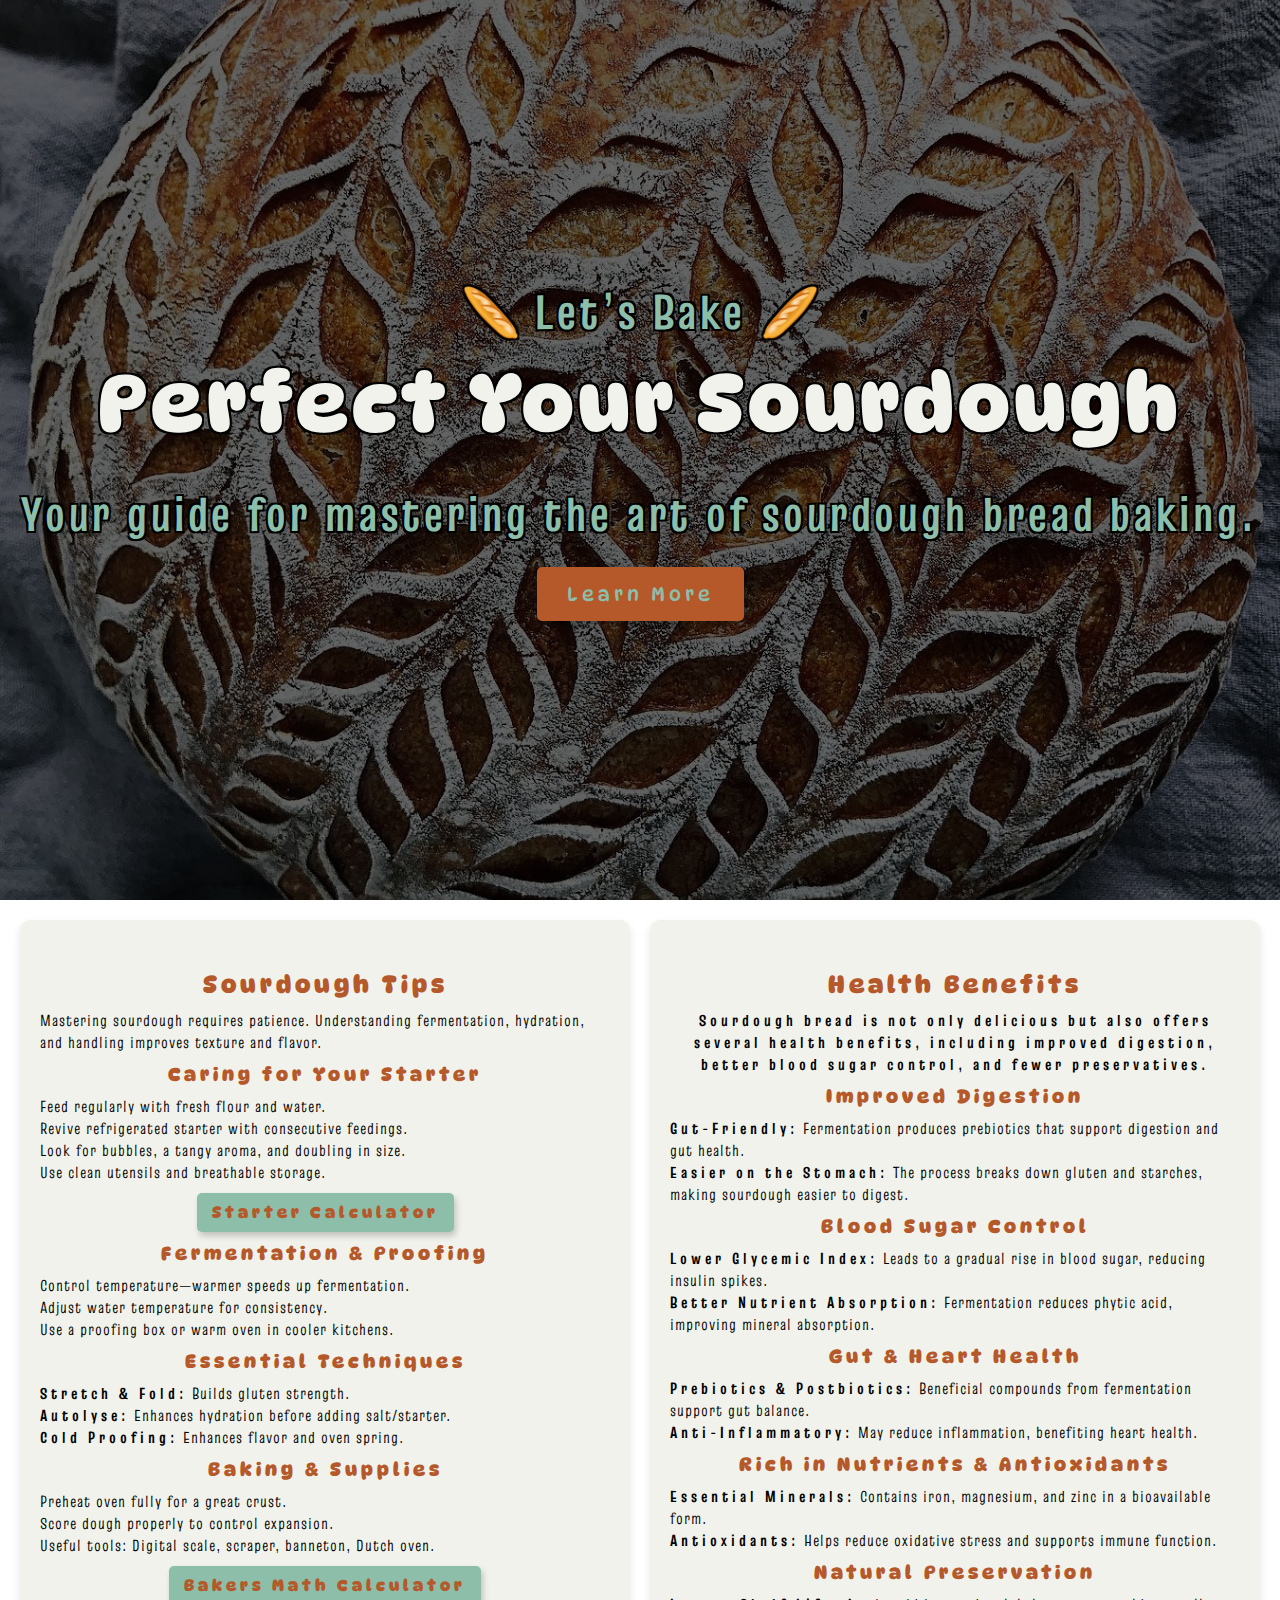
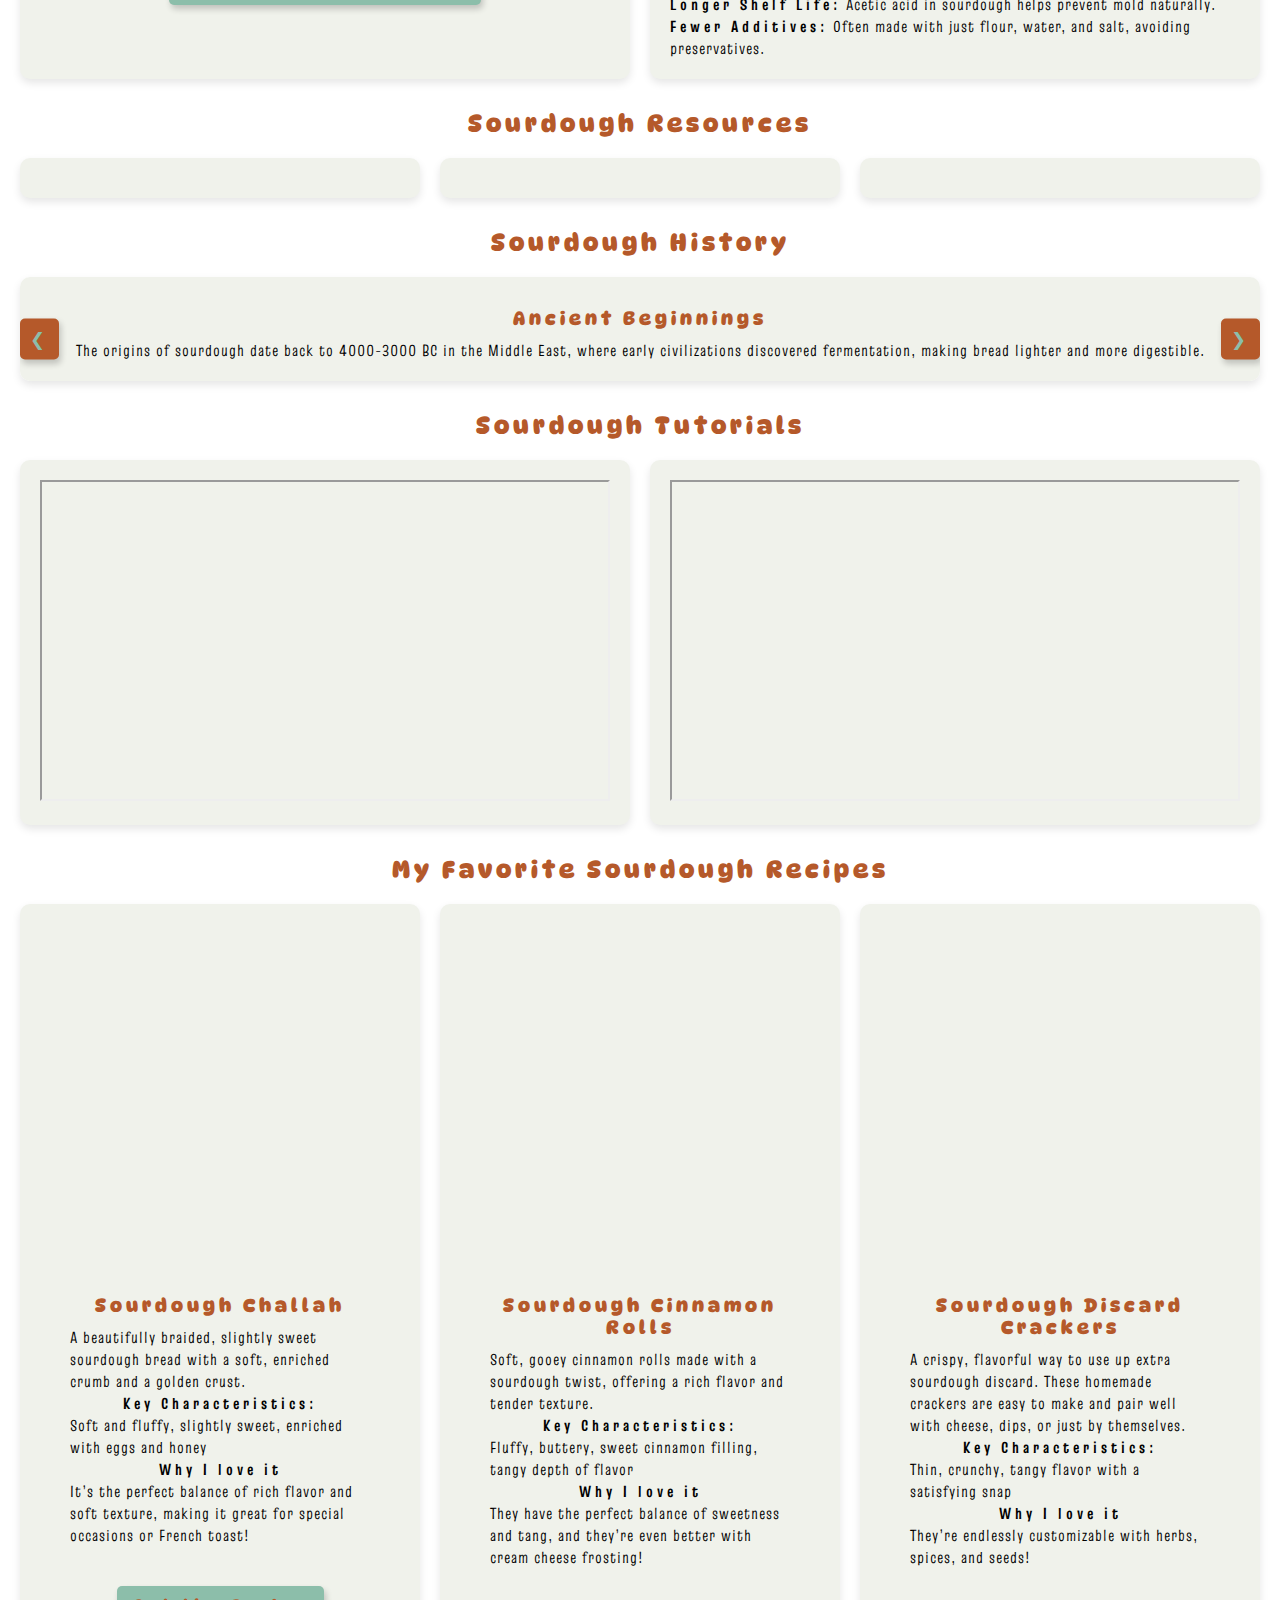
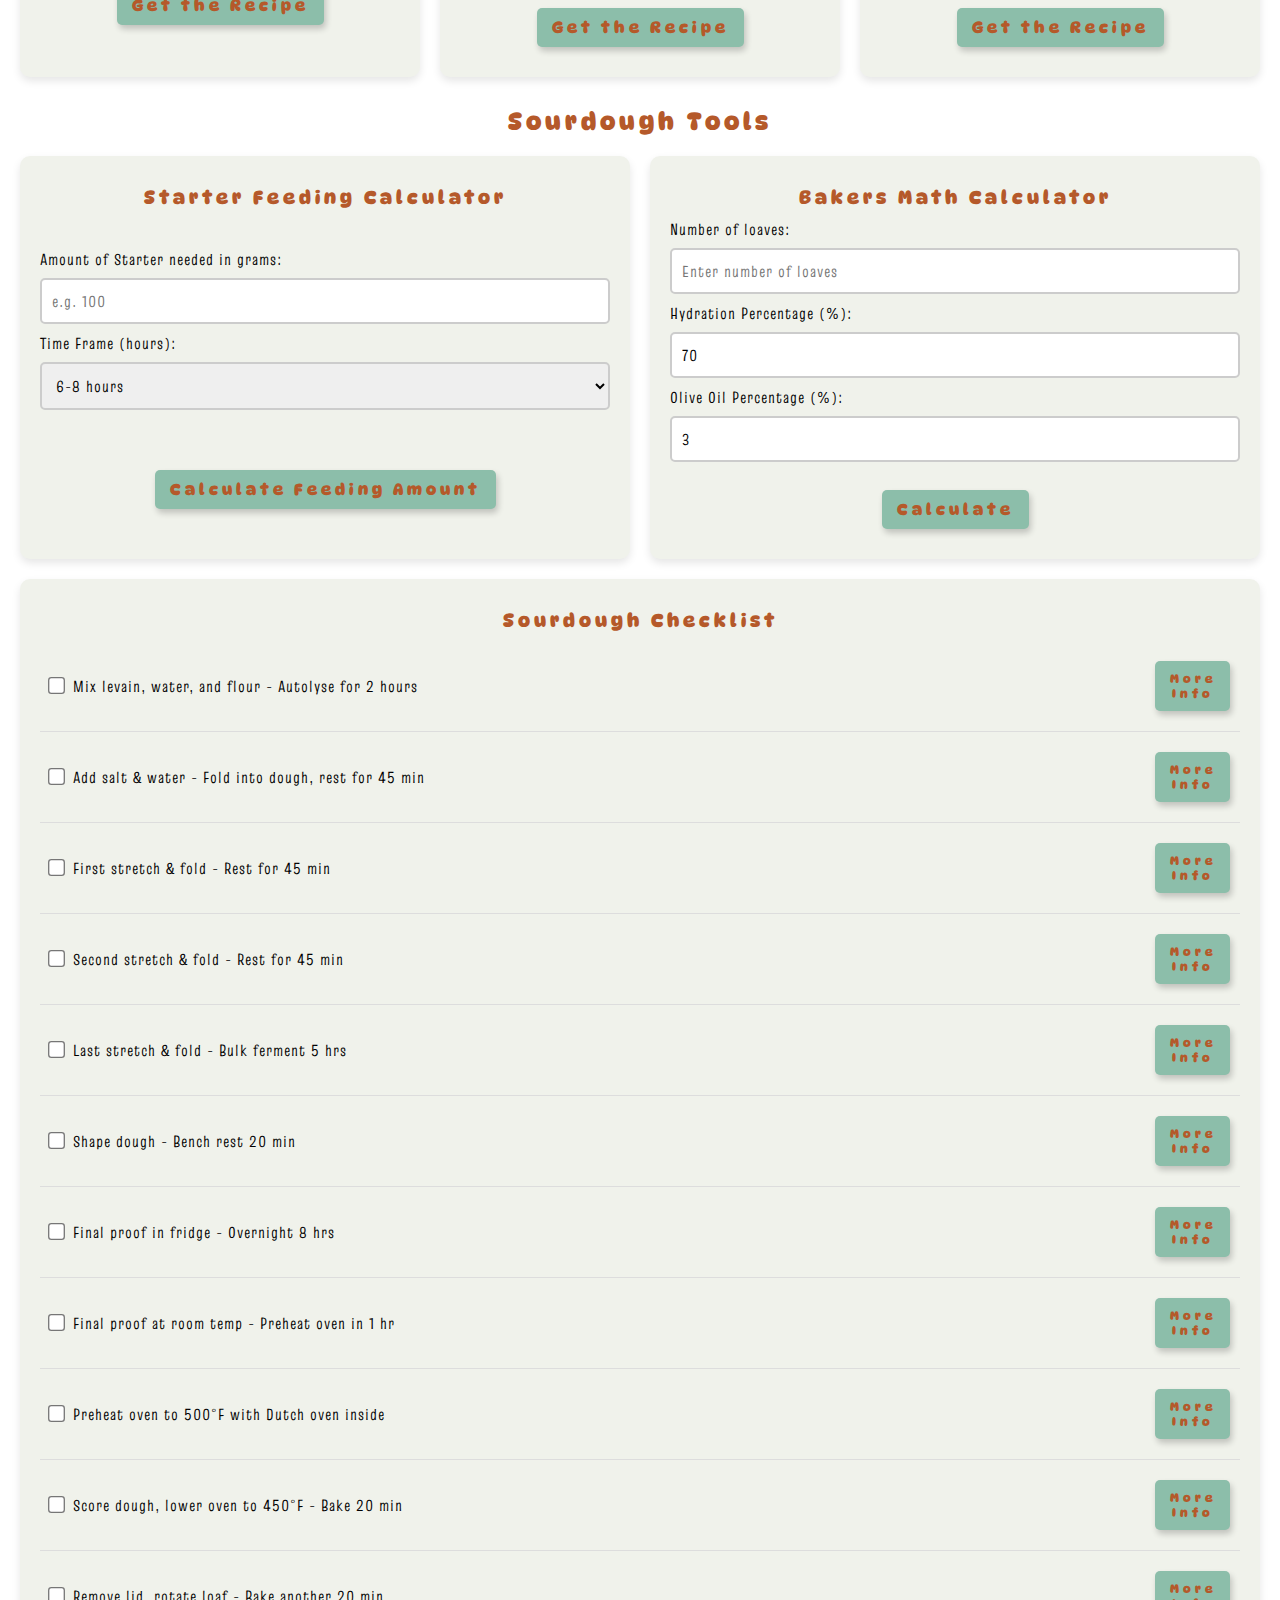
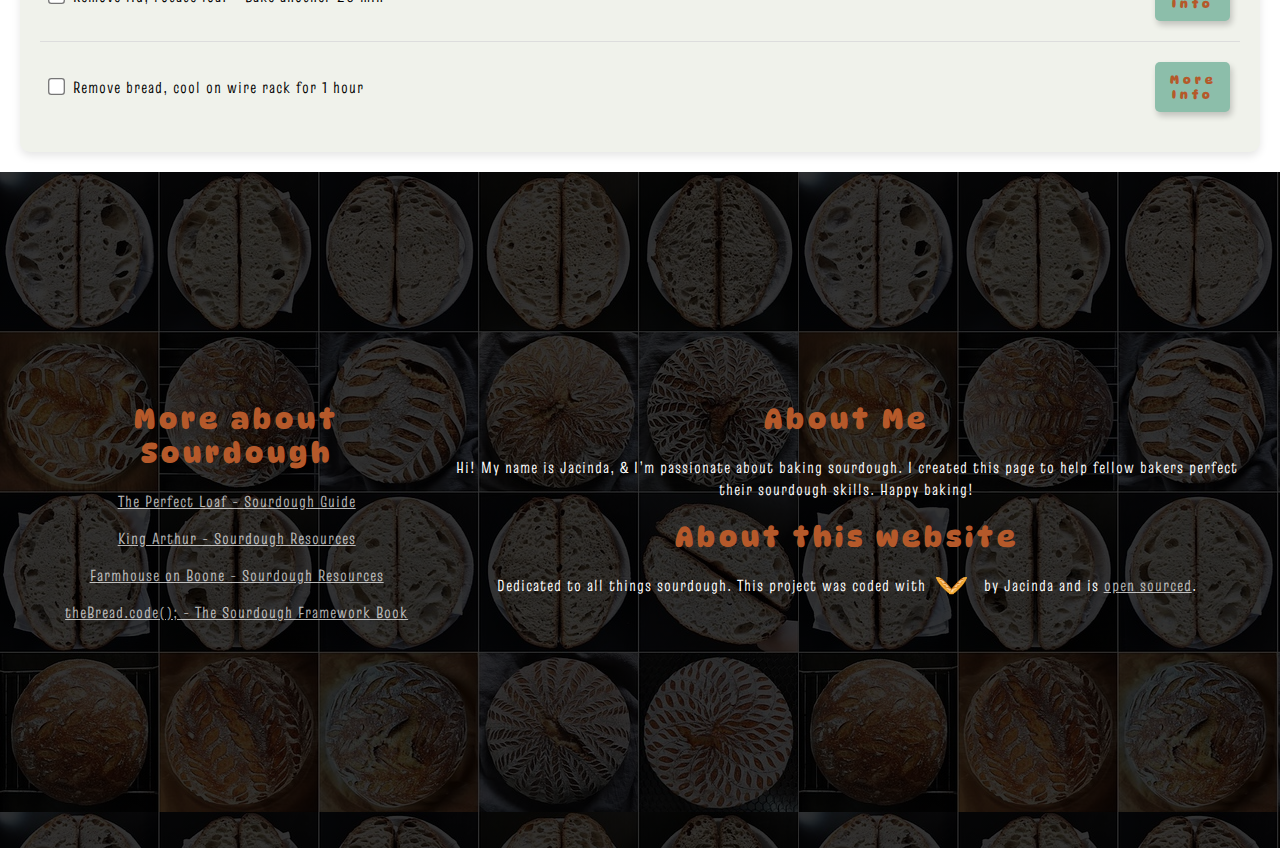
<file: index.html>
<!DOCTYPE html>
<html lang="en">
  <head>
    <meta charset="UTF-8" />
    <meta name="viewport" content="width=device-width, initial-scale=1.0" />
    <meta
      property="og:title"
      content="Sourdough Calculator - Perfect Your Bread"
    />
    <meta
      property="og:description"
      content="Easily calculate hydration, starter, and flour ratios for the perfect sourdough bread."
    />
    <meta
      property="og:image"
      content="https://sourdough-calculator.netlify.app/images/preview.png"
    />
    <meta property="og:image:width" content="1200" />
    <meta property="og:image:height" content="630" />
    <meta
      property="og:url"
      content="https://sourdough-calculator.netlify.app/"
    />
    <meta property="og:type" content="website" />

    <link rel="preconnect" href="https://fonts.googleapis.com" />
    <link rel="preconnect" href="https://fonts.gstatic.com" crossorigin />
    <link
      href="https://fonts.googleapis.com/css2?family=DynaPuff:wght@400..700&family=Truculenta:opsz,wght@12..72,100..900&display=swap"
      rel="stylesheet"
    />
    <link
      href="https://fonts.googleapis.com/css2?family=Chicle&family=Pompiere&display=swap"
      rel="stylesheet"
    />
    <link rel="stylesheet" href="/src/styles.css" />
    <title>Sourdough Guide and Calculators</title>
  </head>

  <body>
    <section class="hero">
      <div class="hero-overlay"></div>
      <div class="hero-content">
        <h3><span class="flip">🥖</span> Let’s Bake 🥖</h3>
        <h1>Perfect Your Sourdough</h1>
        <h2>Your guide for mastering the art of sourdough bread baking.</h2>
        <button onclick="window.location.href='/index.html#learn'">
          Learn More
        </button>
      </div>
    </section>

    <div class="grid grid-2-columns info">
      <div class="column" id="learn">
        <h2>Sourdough Tips</h2>
        <p>
          Mastering sourdough requires patience. Understanding fermentation,
          hydration, and handling improves texture and flavor.
        </p>

        <h3>Caring for Your Starter</h3>
        <ul>
          <li>Feed regularly with fresh flour and water.</li>
          <li>Revive refrigerated starter with consecutive feedings.</li>
          <li>Look for bubbles, a tangy aroma, and doubling in size.</li>
          <li>Use clean utensils and breathable storage.</li>
        </ul>
        <button onclick="window.location.href='/index.html#starter-calculator'">
          Starter Calculator
        </button>

        <h3>Fermentation & Proofing</h3>
        <ul>
          <li>Control temperature—warmer speeds up fermentation.</li>
          <li>Adjust water temperature for consistency.</li>
          <li>Use a proofing box or warm oven in cooler kitchens.</li>
        </ul>

        <h3>Essential Techniques</h3>
        <ul>
          <li><strong>Stretch & Fold:</strong> Builds gluten strength.</li>
          <li>
            <strong>Autolyse:</strong> Enhances hydration before adding
            salt/starter.
          </li>
          <li>
            <strong>Cold Proofing:</strong> Enhances flavor and oven spring.
          </li>
        </ul>

        <h3>Baking & Supplies</h3>
        <ul>
          <li>Preheat oven fully for a great crust.</li>
          <li>Score dough properly to control expansion.</li>
          <li>Useful tools: Digital scale, scraper, banneton, Dutch oven.</li>
        </ul>
        <button
          onclick="window.location.href='/index.html#bakers-math'"
          class="tool-button"
        >
          Bakers Math Calculator
        </button>
      </div>

      <div class="column">
        <h2>Health Benefits</h2>
        <h4>
          Sourdough bread is not only delicious but also offers several health
          benefits, including improved digestion, better blood sugar control,
          and fewer preservatives.
        </h4>

        <h3>Improved Digestion</h3>
        <ul>
          <li>
            <strong>Gut-Friendly:</strong> Fermentation produces prebiotics that
            support digestion and gut health.
          </li>
          <li>
            <strong>Easier on the Stomach:</strong> The process breaks down
            gluten and starches, making sourdough easier to digest.
          </li>
        </ul>

        <h3>Blood Sugar Control</h3>
        <ul>
          <li>
            <strong>Lower Glycemic Index:</strong> Leads to a gradual rise in
            blood sugar, reducing insulin spikes.
          </li>
          <li>
            <strong>Better Nutrient Absorption:</strong> Fermentation reduces
            phytic acid, improving mineral absorption.
          </li>
        </ul>

        <h3>Gut & Heart Health</h3>
        <ul>
          <li>
            <strong>Prebiotics & Postbiotics:</strong> Beneficial compounds from
            fermentation support gut balance.
          </li>
          <li>
            <strong>Anti-Inflammatory:</strong> May reduce inflammation,
            benefiting heart health.
          </li>
        </ul>

        <h3>Rich in Nutrients & Antioxidants</h3>
        <ul>
          <li>
            <strong>Essential Minerals:</strong> Contains iron, magnesium, and
            zinc in a bioavailable form.
          </li>
          <li>
            <strong>Antioxidants:</strong> Helps reduce oxidative stress and
            supports immune function.
          </li>
        </ul>

        <h3>Natural Preservation</h3>
        <ul>
          <li>
            <strong>Longer Shelf Life:</strong> Acetic acid in sourdough helps
            prevent mold naturally.
          </li>
          <li>
            <strong>Fewer Additives:</strong> Often made with just flour, water,
            and salt, avoiding preservatives.
          </li>
        </ul>
      </div>
    </div>
    <h2>Sourdough Resources</h2>
    <div class="grid grid-3-columns">
      <div class="column instagram">
        <blockquote
          class="instagram-media"
          data-instgrm-permalink="https://www.instagram.com/reel/DFF_b50t61U/?utm_source=ig_embed"
          data-instgrm-version="14"
        ></blockquote>
      </div>
      <div class="column instagram">
        <blockquote
          class="instagram-media"
          data-instgrm-permalink="https://www.instagram.com/p/DAj0IE_SIaL/?utm_source=ig_embed"
          data-instgrm-version="14"
        ></blockquote>
      </div>
      <div class="column instagram">
        <blockquote
          class="instagram-media"
          data-instgrm-permalink="https://www.instagram.com/p/DEY0VC9MAaJ/?utm_source=ig_embed"
          data-instgrm-version="14"
        ></blockquote>
      </div>
    </div>
    <h2>Sourdough History</h2>
    <div class="slideshow-container">
      <!-- Slide 1 -->
      <div class="slide active">
        <h3>Ancient Beginnings</h3>
        <p>
          The origins of sourdough date back to 4000-3000 BC in the Middle East,
          where early civilizations discovered fermentation, making bread
          lighter and more digestible.
        </p>
      </div>

      <!-- Slide 2 -->
      <div class="slide">
        <h3>Refinement in Egypt</h3>
        <p>
          By 1500 BC, Egyptians had perfected sourdough baking, with evidence
          found in tomb paintings. They likely used beer yeast to enhance the
          fermentation process.
        </p>
      </div>

      <!-- Slide 3 -->
      <div class="slide">
        <h3>Spread to the Ancient World</h3>
        <p>
          Greeks and Romans embraced sourdough, improving techniques. Roman
          historian Pliny the Elder described the method of reusing fermented
          dough in 77 AD.
        </p>
      </div>

      <!-- Slide 4 -->
      <div class="slide">
        <h3>Middle Ages and Renaissance</h3>
        <p>
          Sourdough was a staple in medieval Europe. By the 12th century, baker
          guilds in France and Italy established sourdough traditions that
          shaped modern bread-making.
        </p>
      </div>

      <!-- Slide 5 -->
      <div class="slide">
        <h3>The Gold Rush Connection</h3>
        <p>
          During the California and Klondike Gold Rushes, miners relied on
          sourdough as a vital food source, carrying starters on their belts for
          survival.
        </p>
      </div>

      <!-- Slide 6 -->
      <div class="slide">
        <h3>Modern Resurgence</h3>
        <p>
          The late 20th and early 21st centuries saw a revival of sourdough
          baking, driven by interest in artisanal bread, health benefits, and
          traditional methods.
        </p>
      </div>
      <!-- Navigation Buttons -->
      <button class="prev" onclick="changeSlide(-1)">&#10094;</button>
      <button class="next" onclick="changeSlide(1)">&#10095;</button>
    </div>
    <h2>Sourdough Tutorials</h2>
    <div class="grid grid-2-columns">
      <div class="column">
        <iframe
          class="video"
          src="https://www.youtube.com/embed/_P1B7PxAwk0?si=wZsAnLoMm0L-bRQV"
          title="The Last SOURDOUGH STARTER RECIPE You Ever Need"
          allow="accelerometer; autoplay; clipboard-write; encrypted-media; gyroscope; picture-in-picture; web-share"
          referrerpolicy="strict-origin-when-cross-origin"
          allowfullscreen
        ></iframe>
      </div>
      <div class="column">
        <iframe
          class="video"
          src="https://www.youtube.com/embed/msqU-ylXWUs?si=ITqhNikPl5_HQeCH"
          title="Your First Sourdough Bread"
          allow="accelerometer; autoplay; clipboard-write; encrypted-media; gyroscope; picture-in-picture; web-share"
          referrerpolicy="strict-origin-when-cross-origin"
          allowfullscreen
        ></iframe>
      </div>
    </div>
    <section class="secondary">
      <h2>My Favorite Sourdough Recipes</h2>

      <div class="grid grid-3-columns">
        <div class="card">
          <div class="card-header">
            <iframe
              src="https://assets.pinterest.com/ext/embed.html?id=821273682086113001"
              height="330"
              width="345"
              class="pinterest-embed"
              title="Pinterest embed of Sourdough Challah recipe"
            ></iframe>
          </div>

          <div class="card-body">
            <h3>Sourdough Challah</h3>
            <p>
              A beautifully braided, slightly sweet sourdough bread with a soft,
              enriched crumb and a golden crust.
            </p>
            <h4>Key Characteristics:</h4>
            <p>Soft and fluffy, slightly sweet, enriched with eggs and honey</p>
            <h4>Why I love it</h4>
            <p>
              It’s the perfect balance of rich flavor and soft texture, making
              it great for special occasions or French toast!
            </p>
          </div>
          <div class="card-footer">
            <a
              href="https://sourdoughbrandon.com/sourdough-challah-recipe/"
              class="btn"
              target="_blank"
              >Get the Recipe</a
            >
          </div>
        </div>

        <div class="card">
          <div class="card-header">
            <iframe
              src="https://assets.pinterest.com/ext/embed.html?id=536702480602050119"
              height="330"
              width="345"
              class="pinterest-embed"
              title="Pinterest embed of Sourdough Cinnamon Rolls recipe"
            ></iframe>
          </div>

          <div class="card-body">
            <h3>Sourdough Cinnamon Rolls</h3>
            <p>
              Soft, gooey cinnamon rolls made with a sourdough twist, offering a
              rich flavor and tender texture.
            </p>
            <h4>Key Characteristics:</h4>
            <p>
              Fluffy, buttery, sweet cinnamon filling, tangy depth of flavor
            </p>
            <h4>Why I love it</h4>
            <p>
              They have the perfect balance of sweetness and tang, and they’re
              even better with cream cheese frosting!
            </p>
          </div>
          <div class="card-footer">
            <a
              href="https://littlespoonfarm.com/sourdough-cinnamon-rolls/"
              class="btn"
              target="_blank"
              >Get the Recipe</a
            >
          </div>
        </div>

        <div class="card">
          <div class="card-header">
            <iframe
              src="https://assets.pinterest.com/ext/embed.html?id=821273682086112800"
              height="330"
              width="345"
              title="Pinterest embed of Sourdough Discard Crackers recipe"
              class="pinterest-embed"
            ></iframe>
          </div>

          <div class="card-body">
            <h3>Sourdough Discard Crackers</h3>
            <p>
              A crispy, flavorful way to use up extra sourdough discard. These
              homemade crackers are easy to make and pair well with cheese,
              dips, or just by themselves.
            </p>
            <h4>Key Characteristics:</h4>
            <p>Thin, crunchy, tangy flavor with a satisfying snap</p>
            <h4>Why I love it</h4>
            <p>They’re endlessly customizable with herbs, spices, and seeds!</p>
          </div>
          <div class="card-footer">
            <a
              href="https://www.kingarthurbaking.com/recipes/sourdough-crackers-recipe"
              class="btn"
              target="_blank"
              >Get the Recipe</a
            >
          </div>
        </div>
      </div>
    </section>

    <h2>Sourdough Tools</h2>

    <div class="container grid grid-2-columns">
      <div class="column starter" id="starter-calculator">
        <h3 class="feed-calc">Starter Feeding Calculator</h3>

        <label for="totalStarterTime">Amount of Starter needed in grams:</label>
        <input
          type="number"
          id="totalStarterTime"
          placeholder="e.g. 100"
          required
        />
        <br />
        <label for="timeFrame">Time Frame (hours):</label>
        <select id="timeFrame" class="feed-calc">
          <option value="6-8">6-8 hours</option>
          <option value="8-10">8-10 hours</option>
          <option value="10-12">10-12 hours</option>
          <option value="12-14">12-14 hours</option>
          <option value="16-24">16-24 hours</option>
        </select>
        <br />
        <div class="button-container">
          <button onclick="calculateTimeframe()">
            Calculate Feeding Amount
          </button>
        </div>
        <div id="resultBox" class="results">
          <p id="starterAmountTime"></p>
          <p id="waterAmountTime"></p>
          <p id="flourAmountTime"></p>
        </div>
      </div>
      <div class="column recipe" id="bakers-math">
        <h3>Bakers Math Calculator</h3>

        <label for="loafs">Number of loaves:</label>
        <input
          type="number"
          id="loafs"
          placeholder="Enter number of loaves"
          min="1"
          required
        />
        <br />
        <label for="hydration">Hydration Percentage (%):</label>
        <input
          type="number"
          id="hydration"
          placeholder="Enter hydration percentage"
          value="70"
          min="1"
          max="100"
          required
        />
        <br />
        <label for="oil">Olive Oil Percentage (%):</label>
        <input
          type="number"
          id="oil"
          placeholder="Enter olive oil percentage"
          value="3"
          min="0"
          max="20"
          required
        />
        <div class="button-container">
          <button onclick="calculate()">Calculate</button>
        </div>
        <div id="results" class="results">
          <!-- Results will be displayed here -->
        </div>
      </div>
    </div>

    <div class="checklist-container container" id="checklist-container">
      <h3>Sourdough Checklist</h3>
      <div id="checklist"></div>
    </div>
    <footer>
      <section class="grid grid-2-columns-with-first-narrow">
        <div>
          <h3>More about Sourdough</h3>
          <ul>
            <li>
              <a href="https://www.theperfectloaf.com/" target="_blank">
                The Perfect Loaf - Sourdough Guide
              </a>
            </li>
            <li>
              <a
                href="https://www.kingarthurbaking.com/learn/guides/sourdough"
                target="_blank"
              >
                King Arthur - Sourdough Resources
              </a>
            </li>
            <li>
              <a
                href="https://www.farmhouseonboone.com/category/sourdough/"
                target="_blank"
              >
                Farmhouse on Boone - Sourdough Resources
              </a>
            </li>
            <li>
              <a
                href="https://www.the-sourdough-framework.com/"
                target="_blank"
              >
                theBread.code(); - The Sourdough Framework Book
              </a>
            </li>
          </ul>
        </div>
        <div>
          <h3>About Me</h3>
          <p>
            Hi! My name is Jacinda, & I’m passionate about baking sourdough. I
            created this page to help fellow bakers perfect their sourdough
            skills. Happy baking!
          </p>
          <h3>About this website</h3>
          <p>
            Dedicated to all things sourdough. This project was coded with
            <span class="bread-left">🥖</span>
            <span class="bread-right">🥖</span>by Jacinda and is
            <a href="https://github.com/CindaCodes/Sourdough" target="_blank">
              open sourced</a
            >.
          </p>
        </div>
      </section>
    </footer>

    <script src="/src/script.js"></script>
    <script src="/src/checklist.js"></script>
    <script async src="//www.instagram.com/embed.js"></script>
    <script
      type="text/javascript"
      async
      defer
      src="//assets.pinterest.com/js/pinit.js"
    ></script>
  </body>
</html>
</file>
<file: src/styles.css>
:root {
  --font-family-1: "DynaPuff", system-ui;
  --font-family-2: "Truculenta", sans-serif;
  --first-color: #f0f2eb;
  --second-color: #b5592a;
  --third-color: #f09027;
  --fourth-color: #8cbeaa;
}
* {
  box-sizing: border-box;
  letter-spacing: 0.25rem;
  margin: 0;
  padding: 0;
}

.hero {
  align-items: center;
  background: url("/Images/hero.jpg") no-repeat center center/cover;
  color: var(--first-color);
  display: flex;
  height: 100vh;
  justify-content: center;
  padding: 20px;
  position: relative;
  text-align: center;
}

.hero-overlay {
  background: rgba(0, 0, 0, 0.6);
  height: 100%;
  left: 0;
  position: absolute;
  top: 0;
  width: 100%;
}

.hero-content {
  position: relative;
  z-index: 2;
}
.hero h1 {
  font-family: var(--font-family-1);
  font-size: 5rem;
  margin-bottom: 10px;
  text-shadow: -2px -2px 0 black, 2px -2px 0 black, -2px 2px 0 black,
    2px 2px 0 black;
}
.hero h2 {
  color: var(--fourth-color);
  font-family: var(--font-family-2);
  font-size: 3rem;
  margin-bottom: 20px;
  text-shadow: -2px -2px 0 black, 2px -2px 0 black, -2px 2px 0 black,
    2px 2px 0 black;
}
.hero h3 {
  color: var(--fourth-color);
  font-family: var(--font-family-2);
  font-size: 3rem;
  margin-bottom: 10px;
  text-shadow: -2px -2px 0 black, 2px -2px 0 black, -2px 2px 0 black,
    2px 2px 0 black;
}
.flip {
  display: inline-block;
  transform: scaleX(-1);
}
.hero button {
  background: var(--second-color);
  border-radius: 5px;
  border: none;
  color: var(--fourth-color);
  cursor: pointer;
  font-family: var(--font-family-1);
  font-size: 1.2rem;
  font-weight: normal;
  margin-top: 1rem;
  padding: 15px 30px;
  transition: 0.3s;
}
.hero button:hover {
  background: var(--third-color);
}

/*Grids*/

.grid {
  display: grid;
  grid-gap: 20px;
  margin: 20px;
}
.grid-2-columns {
  grid-template-columns: 1fr 1fr;
}
.grid-3-columns {
  grid-template-columns: 1fr 1fr 1fr;
}
.grid-4-columns {
  grid-template-columns: 1fr 1fr 1fr 1fr;
}
.grid-2-columns-with-first-narrow {
  grid-template-columns: 1fr 2fr;
}

/* More info section*/

.info {
  justify-content: center;
  max-width: 97vw;
}

.column,
.card,
.checklist-container {
  background: var(--first-color);
  padding: 20px;
  border-radius: 10px;
  box-shadow: 0 4px 8px rgba(0, 0, 0, 0.1);
  flex: 1;
  justify-content: center;
  align-items: center;
}

p {
  font-family: var(--font-family-2);
  letter-spacing: 1px;
}

ul {
  list-style-type: none;
}

h2 {
  color: var(--second-color);
  text-align: center;
  font-family: var(--font-family-1);
  margin: 30px auto 10px auto;
}

h3 {
  text-align: center;
  color: var(--second-color);
  font-family: var(--font-family-1);
  margin: 10px auto;
}

h4,
.step,
.note {
  font-family: var(--font-family-2);
  text-align: center;
}

.instagram {
  display: flex;
  justify-content: center;
  align-items: center;
}

.video {
  aspect-ratio: 16/9;
  margin: 0 auto;
  width: 100%;
}

.container {
  margin: 20px;
}

label,
.results {
  font-family: var(--font-family-2);
  letter-spacing: 1px;
  text-align: center;
}

/* Slideshow Container */
.slideshow-container {
  border-radius: 10px;
  box-shadow: 0 4px 8px rgba(0, 0, 0, 0.1);
  margin: 20px;
  max-width: 97vw;
  overflow: hidden;
  position: relative;
}

/* Slides */
.slide {
  background: var(--first-color);
  display: none;
  font-family: var(--font-family-2);
  padding: 20px 40px;
  text-align: center;
}

.slide p,
.column li {
  font-family: var(--font-family-2);
  letter-spacing: 1px;
}
/* Show the first slide */
.active {
  display: block;
}

/*Cards*/
.card-header {
  align-items: center;
  display: flex;
  justify-content: center;
}
.card-body {
  padding: 30px;
}

.card-footer {
  display: flex;
  justify-content: center;
}

/* Navigation buttons and Input */
.prev,
.next {
  background-color: var(--second-color);
  border: none;
  color: var(--fourth-color);
  cursor: pointer;
  font-size: 18px;
  padding: 10px;
  position: absolute;
  top: 50%;
  transform: translateY(-50%);
}

.prev {
  left: 0;
}
.next {
  right: 0;
}

.prev:hover,
.next:hover {
  background-color: var(--fourth-color);
  color: var(--second-color);
}

.starter input,
.recipe input,
select {
  border-radius: 5px;
  border: 2px solid #ccc;
  font-family: var(--font-family-2);
  font-size: 16px;
  letter-spacing: 1px;
  margin: 8px 0;
  outline: none;
  padding: 10px;
  transition: border-color 0.3s ease-in-out;
  width: 100%;
}

.starter input:focus,
.recipe input:focus select:focus {
  border-color: var(--fourth-color);
  box-shadow: 0 4px 8px rgba(0, 0, 0, 0.1);
}

.feed-calc {
  margin-bottom: 40px;
}

button,
.btn {
  background: var(--fourth-color);
  border-radius: 5px;
  border: none;
  box-shadow: 2px 4px 6px rgba(0, 0, 0, 0.2);
  color: var(--second-color);
  cursor: pointer;
  display: block;
  font-family: var(--font-family-1);
  font-size: 16px;
  font-weight: bold;
  margin: 10px auto;
  padding: 10px 15px;
  transition: all 0.2s ease-in-out;
}

button:hover,
.btn:hover {
  background: var(--second-color);
  box-shadow: 3px 5px 8px rgba(0, 0, 0, 0.3);
  color: var(--fourth-color);
}

.btn {
  display: inline-block;
  text-decoration: none;
}

.button-container {
  display: flex;
  flex-wrap: wrap;
  gap: 10px;
  justify-content: center;
  margin-top: 10px;
}

button:active {
  background: var(--third-color);
}

/*checklist*/
.checklist-container {
  padding: 20px;
}

.checklist-container .step {
  align-items: center;
  border-bottom: 1px solid #ddd;
  display: flex;
  gap: 10px;
  padding: 10px;
}

.checklist-container .step:last-child {
  border-bottom: none;
}

.checklist-container .step input[type="checkbox"] {
  accent-color: var(--fourth-color);
}

.checklist-container input {
  transform: scale(1.3);
}

.checklist-container .note {
  color: #555;
  display: none;
  font-size: 14px;
  margin-left: 25px;
}

.checklist-container .toggle-note {
  border: none;
  cursor: pointer;
  font-size: 12px;
  justify-items: right;
  margin-left: auto;
  text-align: center;
  white-space: pre-line;
  width: 75px;
}

.checklist-container .timer {
  color: var(--second-color);
  display: none;
  font-size: 14px;
  margin-left: auto;
}

.checklist-container .completed {
  color: gray;
  text-decoration: line-through;
}

.step label,
.note {
  border-radius: 5px;
  font-family: var(--font-family-2);
  font-size: 16px;
  letter-spacing: 1px;
  margin: 8px 0;
  outline: none;
  text-align: left;
  width: 100%;
}

footer {
  background-image: linear-gradient(rgba(0, 0, 0, 0.8), rgba(0, 0, 0, 0.8)),
    url("/Images/footer.jpg");
  color: white;
  font-family: var(--font-family-2);
  max-width: 100vw;
  overflow: hidden;
  padding: 190px 20px;
  text-align: center;
  width: 100%;
}

.bread-left {
  display: inline-block;
  transform: scaleX(-1);
}

.bread-right {
  display: inline-block;
  transform: translateX(-12px);
}

footer h3 {
  font-family: var(--font-family-1);
  font-size: 1.75rem;
  margin: 20px auto;
}

footer p,
footer a {
  font-family: var(--font-family-2);
  font-size: 1rem;
  letter-spacing: 1px;
  max-width: 100%;
}

footer ul {
  padding: 0;
}

footer li {
  margin: 15px 0;
  padding: 0;
}

footer a {
  color: white;
  opacity: 0.7;
}

.pinterest-embed {
  border: none;
  overflow: hidden;
}

@media (max-width: 960px) {
  .hero-content {
    padding: 0 20px;
  }
  .hero h1 {
    font-size: 3rem;
  }
  .hero h2 {
    font-size: 1rem;
  }
  .hero h3 {
    font-size: 2rem;
  }
  .hero button {
    padding: 10px 20px;
    font-size: 1rem;
  }

  .image-container,
  .text-container {
    max-width: 100%;
  }

  .recipe,
  .starter {
    width: 97vw;
  }
  footer {
    align-items: center;
    background-position: center;
    display: flex;
    flex-wrap: wrap;
    font-size: 1rem;
    justify-content: center;
    padding: auto;
    text-align: center;
  }

  .bread-right {
    display: inline-block;
    transform: translateX(-13px);
  }

  button {
    font-size: 14px;
  }

  .grid-2-columns {
    grid-template-columns: 1fr;
  }

  .grid-3-columns {
    grid-template-columns: 1fr;
  }

  .grid-4-columns {
    grid-template-columns: 1fr 1fr;
  }

  .grid-2-columns-with-first-narrow {
    grid-template-columns: 1fr;
  }

  .card-body {
    padding: 5px;
  }

  .card iframe {
    height: 327px !important;
    width: 300px !important;
  }
}

@media (max-width: 500px) {
  .grid,
  .card,
  .slideshow-container,
  .container,
  .column {
    margin: 10px 0;
    width: 100vw;
  }
  .grid-4-columns {
    grid-template-columns: 1fr;
  }
  .instagram-media {
    width: 90% !important;
  }
}
</file>
